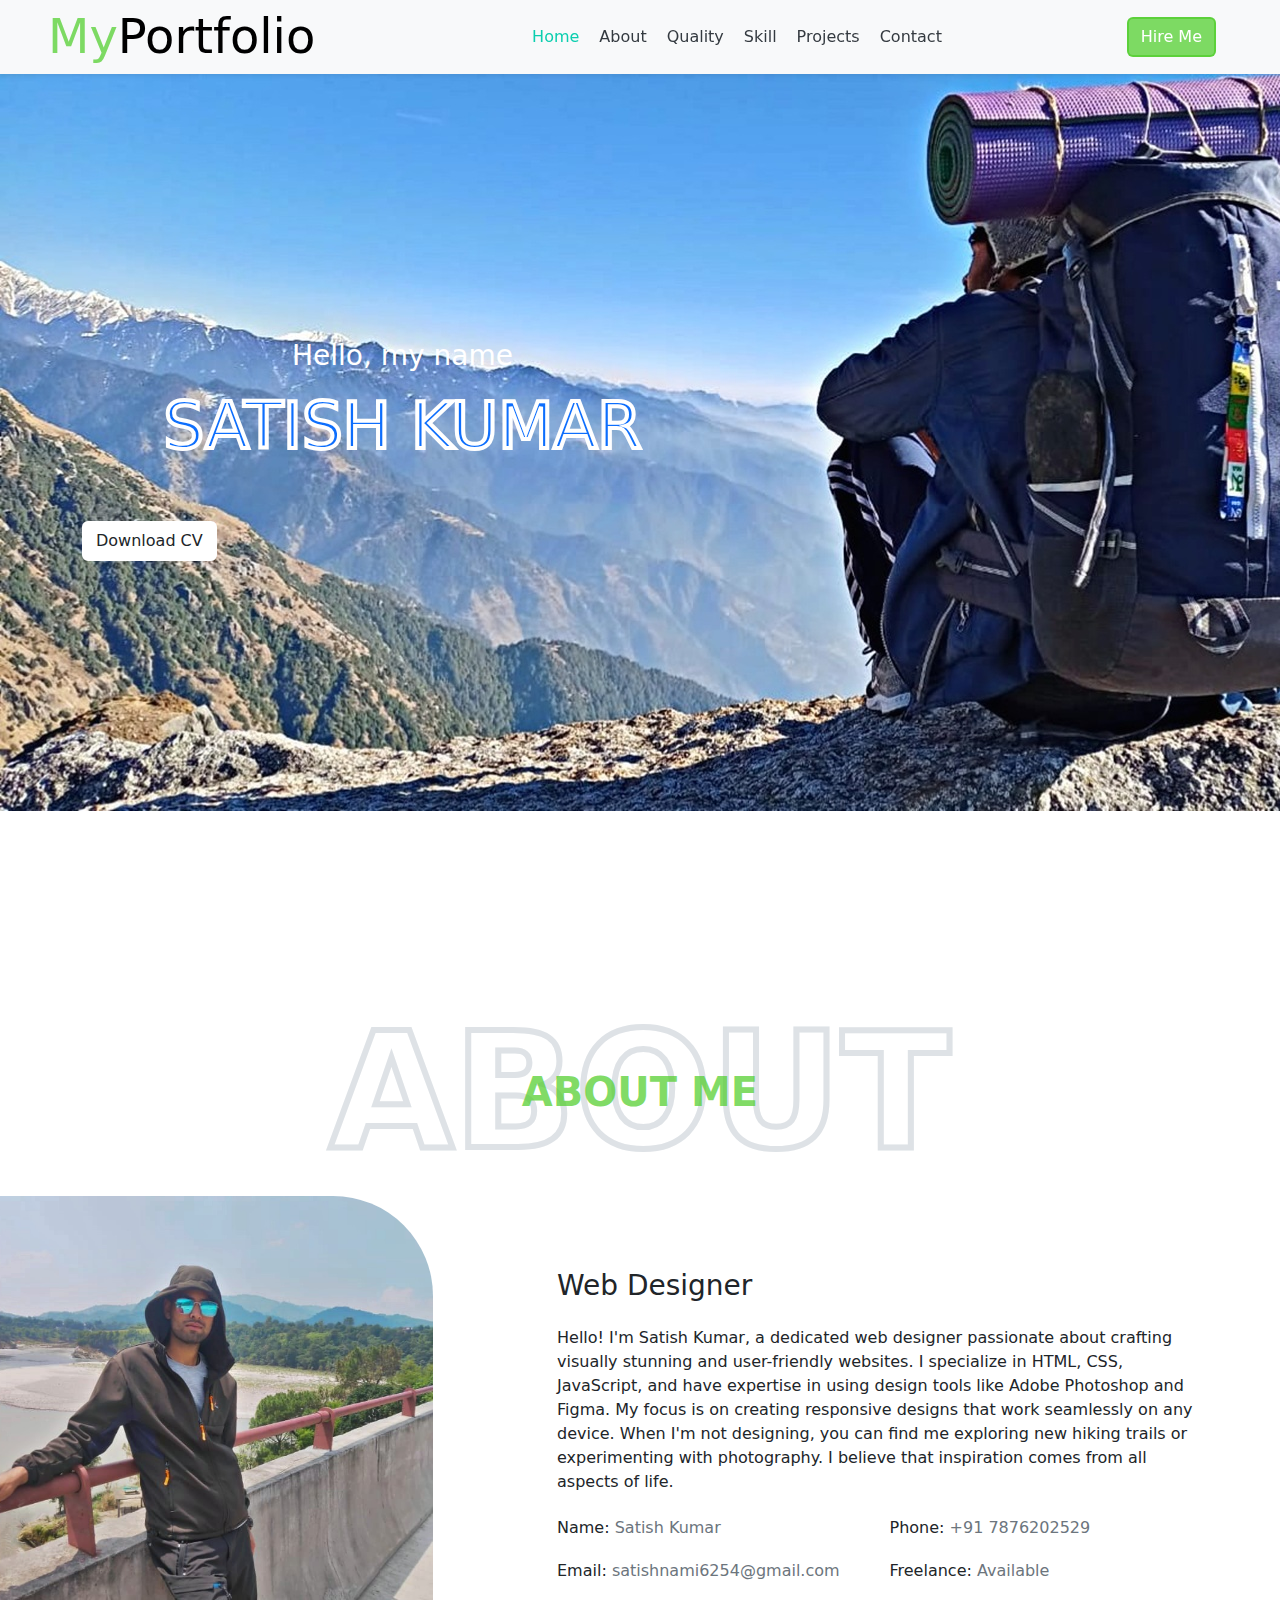
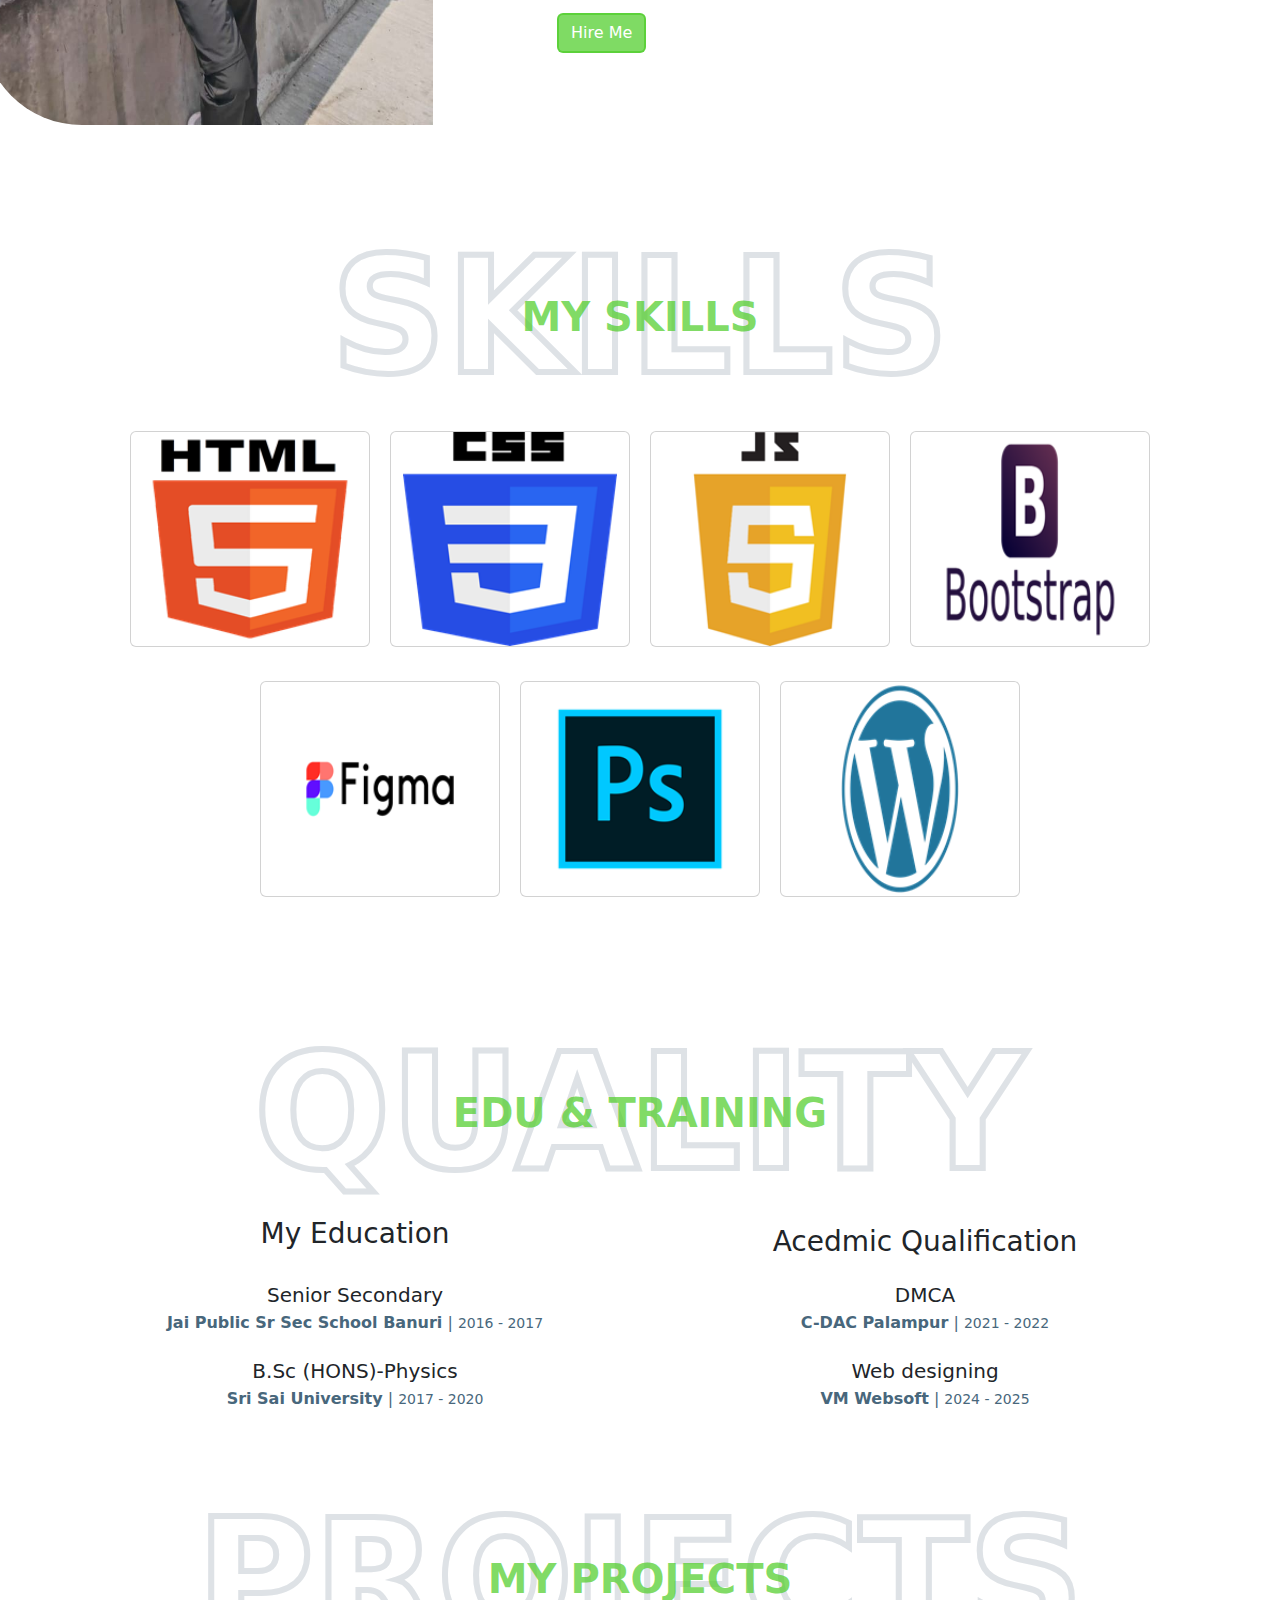
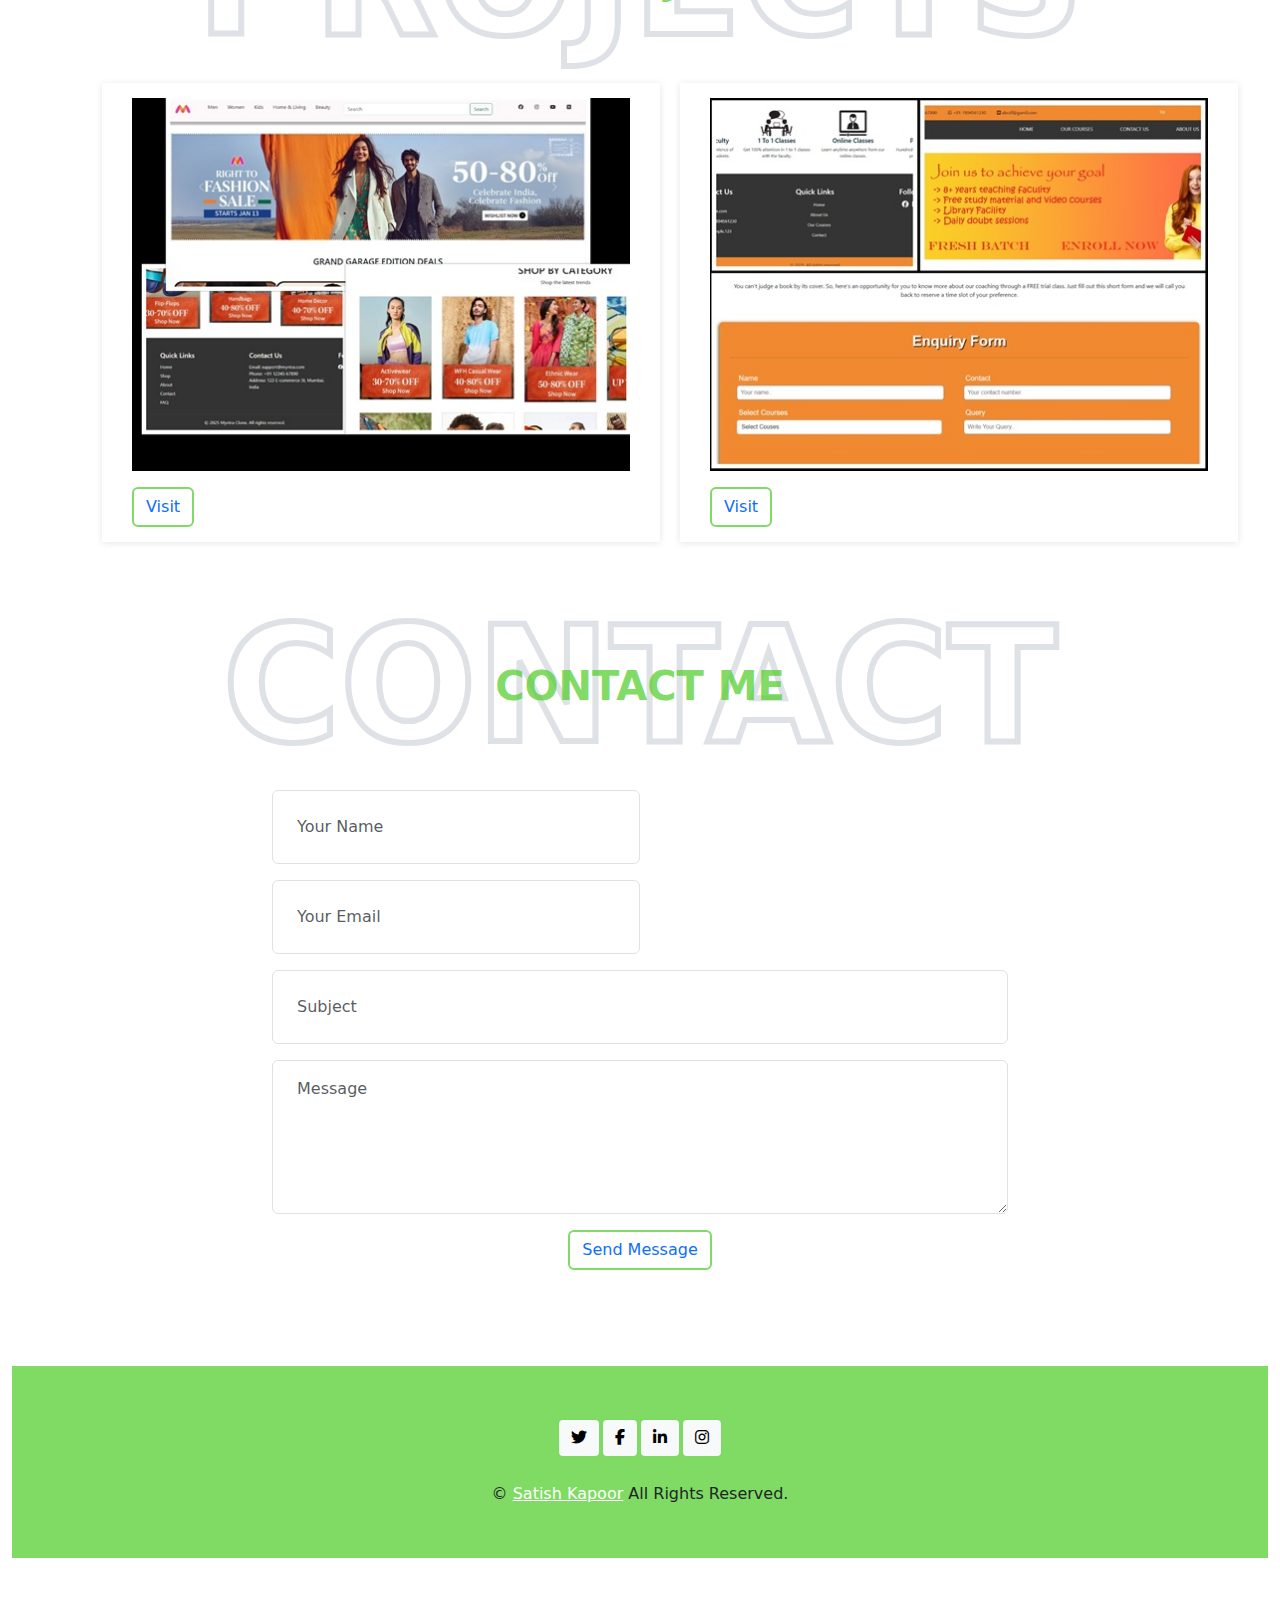
<file: index.html>
<!DOCTYPE html>
<html lang="en">

<head>
    <meta charset="UTF-8">
    <meta name="viewport" content="width=device-width, initial-scale=1.0">
    <title>MyPortfolio</title>
    <link href="https://cdn.jsdelivr.net/npm/bootstrap@5.3.3/dist/css/bootstrap.min.css" rel="stylesheet"
        integrity="sha384-QWTKZyjpPEjISv5WaRU9OFeRpok6YctnYmDr5pNlyT2bRjXh0JMhjY6hW+ALEwIH" crossorigin="anonymous">
    <link rel="stylesheet" href="style.css">
    <link rel="stylesheet" href="https://cdnjs.cloudflare.com/ajax/libs/font-awesome/6.7.2/css/all.min.css">
</head>

<body>
    <!-- Navbar Start -->
    <nav class="navbar fixed-top shadow-sm navbar-expand-lg bg-light navbar-light py-3 py-lg-0 px-lg-5">
        <a href="index.html" class="navbar-brand ml-lg-3">
            <h1 class="m-0 display-5"><span style="color: rgba(81, 206, 43, 0.733);">My</span>Portfolio</h1>
        </a>
        <button type="button" class="navbar-toggler" data-toggle="collapse" data-target="#navbarCollapse">
            <span class="navbar-toggler-icon"></span>
        </button>
        <div class="collapse navbar-collapse px-lg-3" id="navbarCollapse">
            <div class="navbar-nav m-auto py-0">
                <a href="#home" class="nav-item nav-link active">Home</a>
                <a href="#about" class="nav-item nav-link">About</a>
                <a href="#qualification" class="nav-item nav-link">Quality</a>
                <a href="#skill" class="nav-item nav-link">Skill</a>
                <a href="#projects" class="nav-item nav-link">Projects</a>
                <a href="#contact" class="nav-item nav-link">Contact</a>
            </div>
            <a href="" class="btn btn-menu d-none d-lg-block"
                style="background-color:rgba(81, 206, 43, 0.733); color: #ffffff;">Hire
                Me</a>
        </div>
    </nav>
    <!-- Navbar End -->
    <!-- Header Start -->
    <div class="header-container container-fluid d-flex align-items-center mb-5 py-5" id="home"
        style="min-height: 100vh;">
        <div class="container">
            <div class="row align-items-center">

                <div class="col-lg-7 text-center text-lg-left">
                    <h3 class="text-white font-weight-normal mb-3">Hello, my name</h3>
                    <h1 class="display-3 text-uppercase text-primary mb-2" style="-webkit-text-stroke: 4px #ffffff;">
                        Satish Kumar</h1>
                    <h1 class="typed-text-output d-inline font-weight-lighter text-white"></h1>
                    <div class="typed-text d-none">Web Designer</div>
                    <div class="d-flex align-items-center justify-content-center justify-content-lg-start pt-5">
                        <a href="CV Resume.pdf" class="btn btn-white">Download CV</a>
                    </div>
                </div>
            </div>
        </div>
    </div>
    <!-- Header End -->
    <!-- About Start -->
    <div class="container-fluid py-5" id="about">
        <div class="container">
            <div class="position-relative d-flex align-items-center justify-content-center">
                <h1 class="display-1 text-uppercase text-white">About</h1>
                <h1 class="headingh1 position-absolute text-uppercase">About Me</h1>
            </div>
            <div class="row align-items-center">
                <div class="col-lg-5 pb-4 pb-lg-0">
                    <img class="about-img img-fluid w-100" src="images/about.jpg" alt="">
                </div>
                <div class="col-lg-7">
                    <h3 class="mb-4">Web Designer</h3>
                    <p>Hello! I'm Satish Kumar, a dedicated web designer passionate about crafting visually stunning and
                        user-friendly websites.
                        I specialize in HTML, CSS, JavaScript, and have expertise in using design tools like Adobe
                        Photoshop
                        and Figma. My focus is on creating responsive designs that work seamlessly on any
                        device.
                        When I'm not designing, you can find me exploring new hiking trails or experimenting with
                        photography. I believe that inspiration comes from all aspects of life.
                    </p>
                    <div class="row mb-3">
                        <div class="col-sm-6 py-2">
                            <h6>Name: <span class="text-secondary">Satish Kumar</span></h6>
                        </div>
                        <div class="col-sm-6 py-2">
                            <h6>Phone: <span class="text-secondary">+91 7876202529</span></h6>
                        </div>
                        <div class="col-sm-6 py-2">
                            <h6>Email: <span class="text-secondary">satishnami6254@gmail.com</span></h6>
                        </div>
                        <div class="col-sm-6 py-2">
                            <h6>Freelance: <span class="text-secondary">Available</span></h6>
                        </div>
                    </div>
                    <a href="" class="btn blue btn-outline-primary mr-4">Hire Me</a>
                </div>
            </div>
        </div>
    </div>
    <!-- About End -->
    <!-- Skill Start -->
    <div class="container-fluid py-5" id="skill">
        <div class="container">
            <div class="position-relative d-flex align-items-center justify-content-center">
                <h1 class="display-1 text-uppercase text-white">Skills</h1>
                <h1 class="headingh1 position-absolute text-uppercase">My Skills</h1>
            </div>
            <div class="row align-items-center justify-content-center">
                <div class="card skill mb-4 col-sm-12 col-md-4 col-lg-6 " style="width: 15rem;">
                    <img src="images/logo_html.png" class="card-img" alt="html">
                </div>
                <div class="card skill mb-4 col-sm-12 col-md-4 col-lg-6" style="width: 15rem;">
                    <img src="images/css-3-logo.png" class="card-img" alt="css">
                </div>
                <div class="card skill mb-4 col-sm-12 col-md-4 col-lg-6" style="width: 15rem;">
                    <img src="images/js.png" class="card-img" alt="JavaScript">
                </div>
                <div class="card skill mb-4 col-sm-12 col-md-4 col-lg-6" style="width: 15rem;">
                    <img src="images/bootstrap-logo.png" class="card-img" alt="bootstrap">
                </div>
                <div class="card skill mb-4 col-sm-12 col-md-4 col-lg-6" style="width: 15rem;">
                    <img src="images/figma-logo.png" class="card-img" alt="figma">
                </div>
                <div class="card skill mb-4 col-sm-12 col-md-4 col-lg-6" style="width: 15rem;">
                    <img src="images/photoshop-logo.png" class="card-img" alt="photoshop">
                </div>
                <div class="card skill mb-4 col-sm-12 col-md-4 col-lg-6" style="width: 15rem;">
                    <img src="images/WordPress-Emblem.png" class="card-img" alt="wordpress">
                </div>
                <!-- <div class="card skill mb-4 col-sm-12 col-md-4 col-lg-6" style="width: 15rem;">
                    <img src="images/xd.png" class="card-img" alt="adobe-xd">
                </div> -->
            </div>
        </div>
    </div>
    <!-- Skill End -->
    <!-- Qualification Start -->
    <div class="container-fluid py-5" id="qualification">
        <div class="container">
            <div class="position-relative d-flex align-items-center justify-content-center">
                <h1 class="display-1 text-uppercase text-white">Quality</h1>
                <h1 class="headingh1 position-absolute text-uppercase">Edu & Training</h1>
            </div>
            <div class="row align-items-center">
                <div class="col-lg-6">
                    <h3 class="mb-4 text-center">My Education</h3>
                    <div class="border-left border-primary pt-2 pl-4 ml-2 text-center">
                        <div class="position-relative ex-me mb-4">
                            <i class="far fa- text-primary position-absolute"
                                style="top: 2px; left: -35px;  font-size: 22px;"></i>
                            <h5 class="font-weight-bold mb-1">Senior Secondary</h5>
                            <p class="mb-2" style="color: rgb(72, 103, 124);"><strong>Jai Public Sr Sec School
                                    Banuri</strong> | <small>2016 - 2017</small></p>
                        </div>
                        <div class="position-relative ex-me mb-4">
                            <i class="far fa- text-primary position-absolute"
                                style="top: 2px; left: -35px; font-size: 22px;"></i>
                            <h5 class="font-weight-bold mb-1">B.Sc (HONS)-Physics</h5>
                            <p class="mb-2" style="color: rgb(72, 103, 124);"><strong>Sri Sai University</strong> |
                                <small>2017 - 2020</small>
                            </p>
                        </div>
                    </div>
                </div>
                <div class="col-lg-6">
                    <div class="border-left border-primary pt-2 pl-4 ml-2 text-center">

                        <h3 class="mb-4 text-center">Acedmic Qualification</h3>
                        <div class="position-relative ex-me mb-4">
                            <i class="far fa- text-primary position-absolute"
                                style="top: 2px; left: -35px;  font-size: 22px;"></i>
                            <h5 class="font-weight-bold mb-1">DMCA</h5>
                            <p class="mb-2" style="color: rgb(72, 103, 124);"><strong>C-DAC Palampur</strong> |
                                <small>2021 - 2022</small>
                            </p>
                        </div>
                        <div class="position-relative ex-me mb-4">
                            <i class="far fa- text-primary position-absolute"
                                style="top: 2px; left: -35px;  font-size: 22px;"></i>
                            <h5 class="font-weight-bold mb-1">Web designing</h5>
                            <p class="mb-2" style="color: rgb(72, 103, 124);"><strong>VM Websoft</strong> | <small>2024
                                    - 2025</small></p>

                        </div>
                    </div>
                </div>
            </div>
        </div>
        <!-- Qualification End -->
        <!-- Projects Start -->
        <div class="container-fluid pt-5" id="projects">
            <div class="container">
                <div class="projects-h4 position-relative d-flex align-items-center justify-content-center">
                    <h1 class="display-1 text-uppercase text-white">Projects</h1>
                    <h1 class="headingh1 position-absolute text-uppercase">My Projects</h1>
                </div>
                <div class="project-container row">
                    <div class="d-flex">
                        <div class="project-box col-md-6 col-sm-12">
                            <img src="images/myntra-collage.jpg" alt="" class="col-md-6 col-sm-12 w-100">
                            <div>
                                <p></p>
                                <a href="Myntra clone/index.html"><button class="btn btn-outline-primary" type="link"
                                        id="openlink">Visit</button></a>
                            </div>
                        </div>
                        <div class="project-box col-md-6 col-sm-12 ">
                            <img src="images/brilliant-collage.jpg" alt="" class="col-md-6 col-sm-12 w-100">
                            <div>
                                <p></p>
                                <a href="brilliant-coaching/index.html"><button class="btn btn-outline-primary"
                                        type="link" id="openlink">Visit</button></a>
                            </div>
                        </div>
                    </div>
                </div>
            </div>
        </div>
        <!-- projects End -->
        <!-- Contact Start -->
        <div class="container-fluid py-5" id="contact">
            <div class="container">
                <div class="position-relative d-flex align-items-center justify-content-center">
                    <h1 class="display-1 text-uppercase text-white">Contact</h1>
                    <h1 class="headingh1 position-absolute text-uppercase">Contact Me</h1>
                </div>
                <div class="row justify-content-center">
                    <div class="col-lg-8">
                        <div class="contact-form text-center">
                            <div id="success"></div>
                            <form name="sentMessage" id="contactForm" novalidate="novalidate">
                                <div class="form-row">
                                    <div class="control-group col-sm-6">
                                        <input type="text" class="form-control p-4" id="name" placeholder="Your Name"
                                            required="required"
                                            data-validation-required-message="Please enter your name" />
                                        <p class="help-block text-danger"></p>
                                    </div>
                                    <div class="control-group col-sm-6">
                                        <input type="email" class="form-control p-4" id="email" placeholder="Your Email"
                                            required="required"
                                            data-validation-required-message="Please enter your email" />
                                        <p class="help-block text-danger"></p>
                                    </div>
                                </div>
                                <div class="control-group">
                                    <input type="text" class="form-control p-4" id="subject" placeholder="Subject"
                                        required="required" data-validation-required-message="Please enter a subject" />
                                    <p class="help-block text-danger"></p>
                                </div>
                                <div class="control-group">
                                    <textarea class="form-control py-3 px-4" rows="5" id="message" placeholder="Message"
                                        required="required"
                                        data-validation-required-message="Please enter your message"></textarea>
                                    <p class="help-block text-danger"></p>
                                </div>
                                <div>
                                    <button class="btn btn-outline-primary" type="submit" id="sendMessageButton">Send
                                        Message</button>
                                </div>
                            </form>
                        </div>
                    </div>
                </div>
            </div>
        </div>
        <!-- Contact End -->
        <!-- Footer Start -->
        <footer class="footer">
            <div class="ftr-container container-fluid mt-5 py-1 px-sm-1 px-md-5">
                <div class="container text-center py-5">
                    <div class="d-flex justify-content-center mb-4">
                        <a class="btn btn-light btn-social mr-2" href="https://x.com/Satish_Kapoor_"><i
                                class="fab fa-twitter"></i></a>
                        <a class="btn btn-light btn-social mr-2" href="#"><i class="fab fa-facebook-f"></i></a>
                        <a class="btn btn-light btn-social mr-2" href="#"><i class="fab fa-linkedin-in"></i></a>
                        <a class="btn btn-light btn-social" href="https://www.instagram.com/satish_nami_/#"><i
                                class="fab fa-instagram"></i></a>
                    </div>
                    <p class="m-0">&copy; <a class="text-white font-weight-bold" href="#">Satish Kapoor</a> All Rights
                        Reserved.
                    </p>
                </div>
            </div>
        </footer>
        <!-- Footer End -->
        <!-- Back to Top -->
        <a href="#" class="btn btn-outline-dark px-0 back-to-top"><i class="fa-solid fa-angles-up"></i></a>
        <link rel="JavaScript" href="pscript.js">
</body>

</html>
</file>
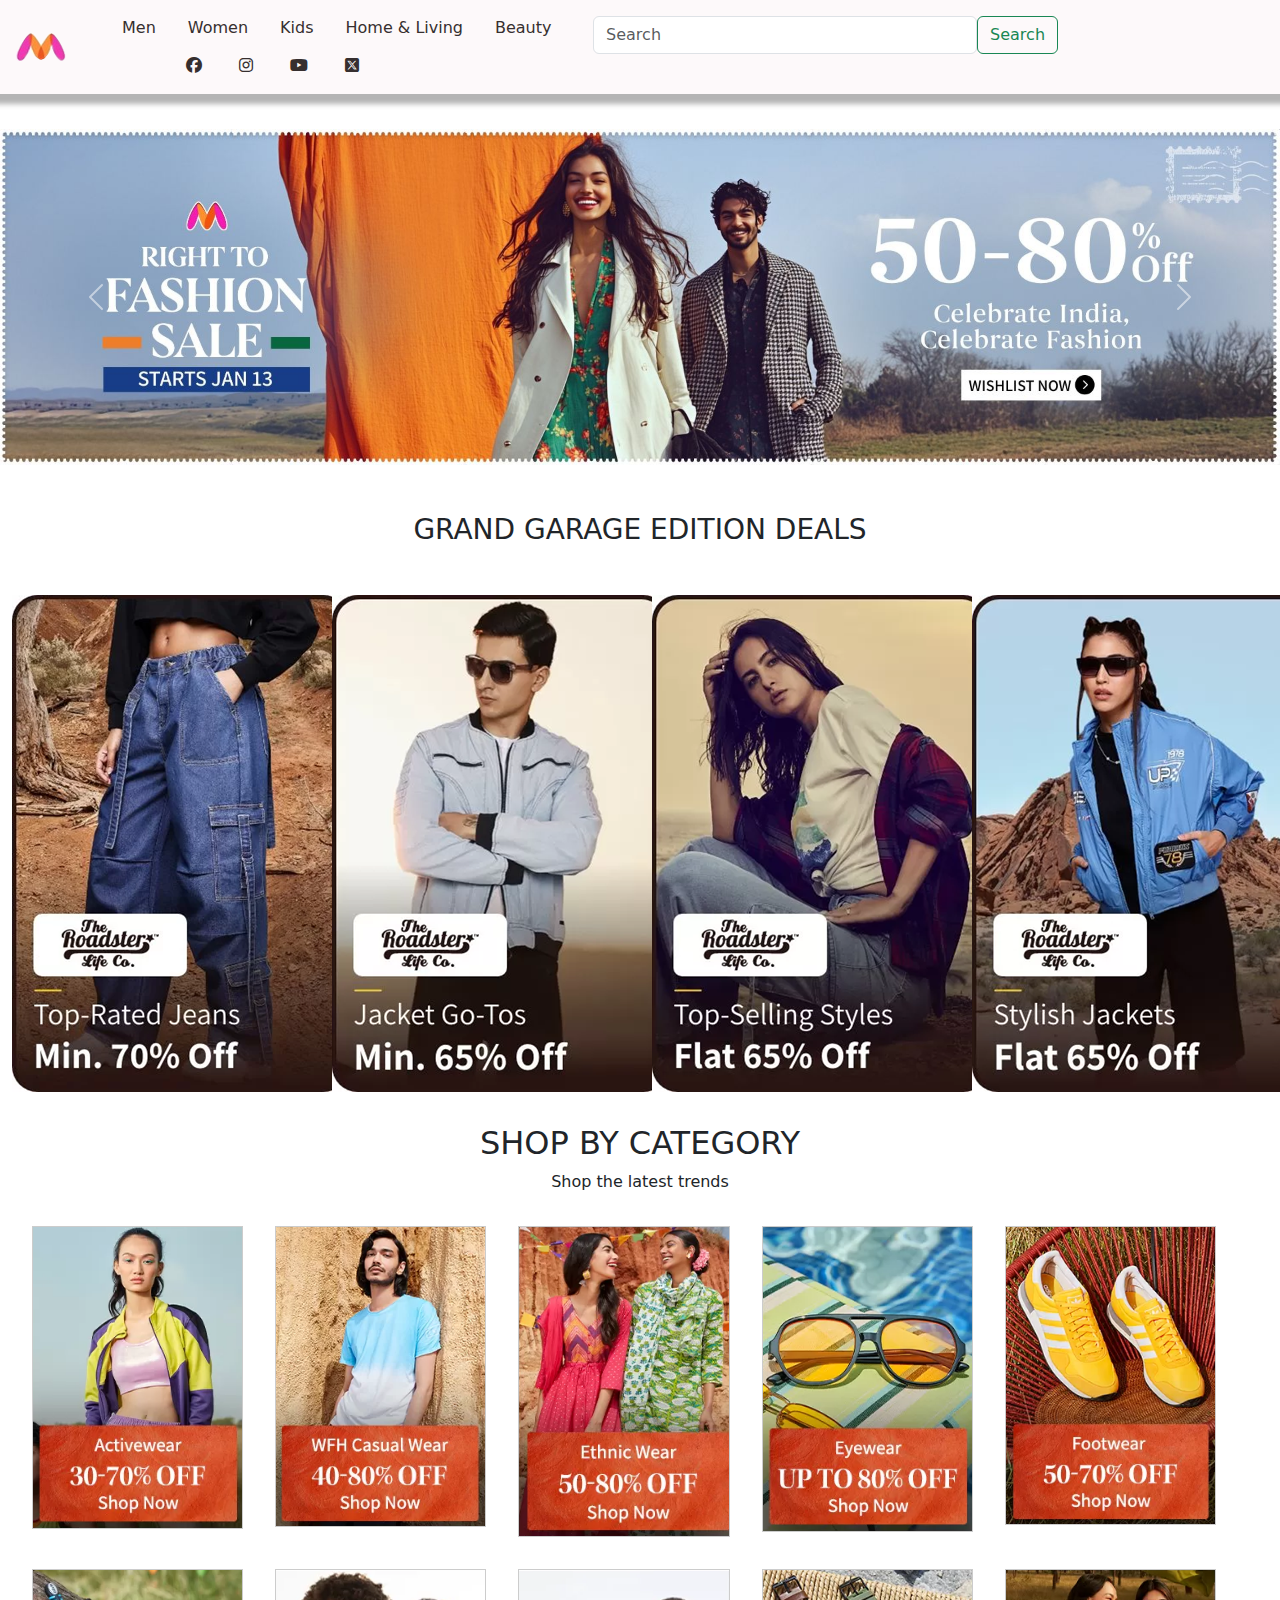
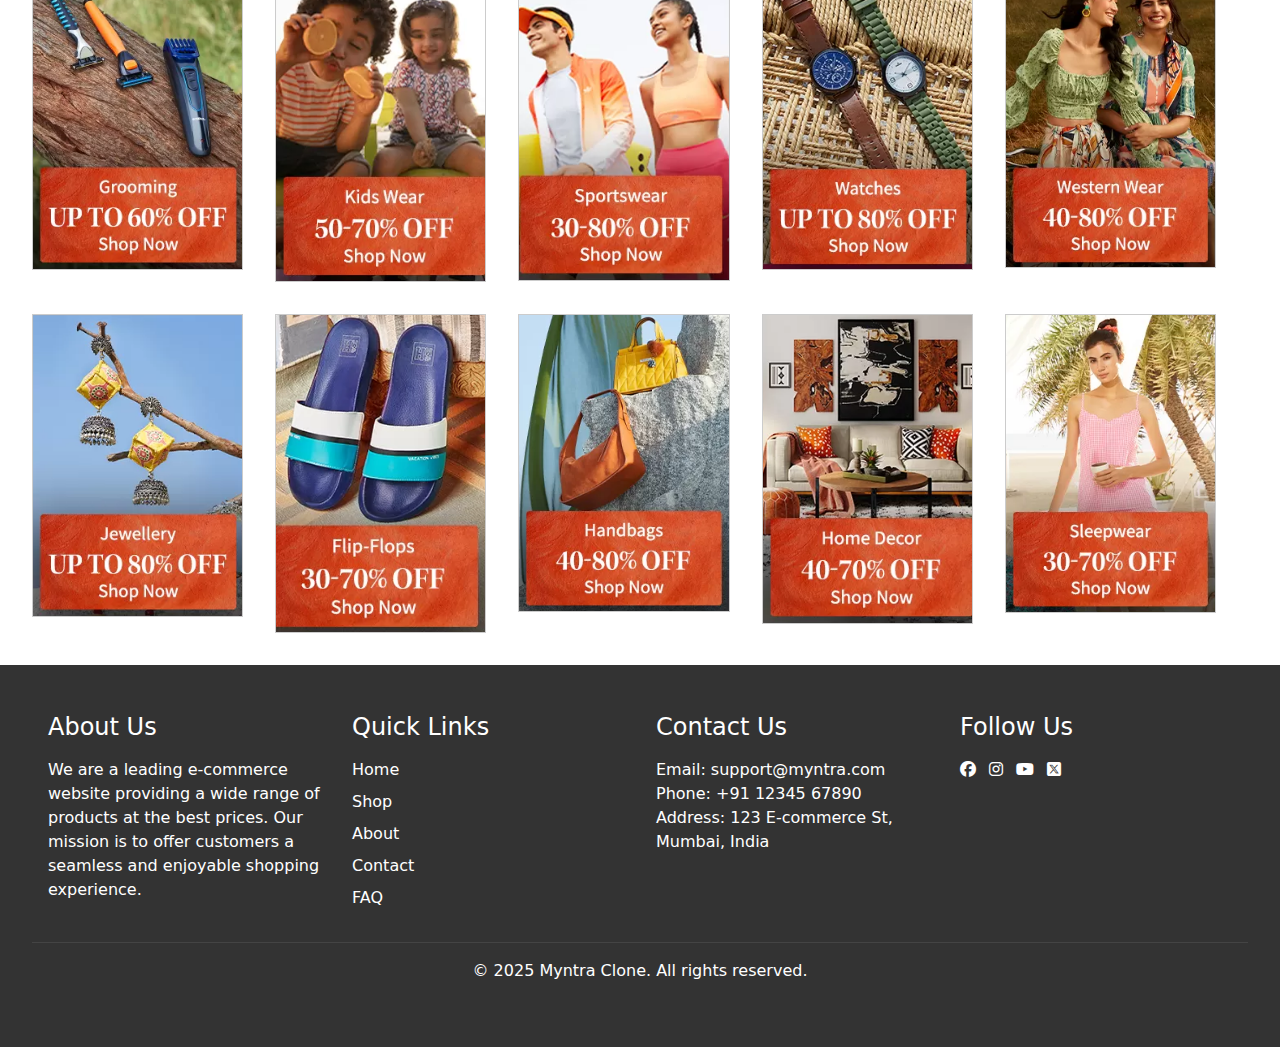
<file: Myntra clone/index.html>
<!DOCTYPE html>
<html lang="en">

<head>
    <meta charset="UTF-8">
    <meta name="viewport" content="width=device-width, initial-scale=1.0">
    <title>Myntra Clone</title>
    <link rel="stylesheet" href="style.css">
    <link rel="icon" href="images/logo.png">
    <link rel="stylesheet" href="https://cdnjs.cloudflare.com/ajax/libs/font-awesome/6.7.2/css/all.min.css"
        integrity="sha512-Evv84Mr4kqVGRNSgIGL/F/aIDqQb7xQ2vcrdIwxfjThSH8CSR7PBEakCr51Ck+w+/U6swU2Im1vVX0SVk9ABhg=="
        crossorigin="anonymous" referrerpolicy="no-referrer" />
    <link href="https://cdn.jsdelivr.net/npm/bootstrap@5.3.3/dist/css/bootstrap.min.css" rel="stylesheet"
        integrity="sha384-QWTKZyjpPEjISv5WaRU9OFeRpok6YctnYmDr5pNlyT2bRjXh0JMhjY6hW+ALEwIH" crossorigin="anonymous">
</head>

<body>
    <header class="header">
        <div class="logo"><a href="index.html"><img src="images/logo.png" alt=""></a></div>
        <nav class="nav">
            <a href="men.html">Men</a>
            <a href="#">Women</a>
            <a href="#">Kids</a>
            <a href="#">Home & Living</a>
            <a href="#">Beauty</a>
            <form class="searchbox-container d-flex" role="search">
                <input class="searchbox form-control" type="search" placeholder="Search" aria-label="Search">
                <button class="btn btn-outline-success " type="submit">Search</button>
            </form>
            <div class="social-icons-container">
                <div class="social-icons">
                    <a href="#"><i class="fa-brands fa-facebook"></i></a>
                    <a href="#"><i class="fa-brands fa-instagram"></i></a>
                    <a href="#"><i class="fa-brands fa-youtube"></i></a>
                    <a href="#"><i class="fa-brands fa-square-x-twitter"></i></a>
                </div>
            </div>
        </nav>
    </header>
    <div id="carousel" class="carousel slide" data-bs-ride="carousel">
        <div class="carousel-inner">
            <div class="carousel-item active">
                <img src="images/carouselimg1.jpg" class="d-block w-100" alt="...">
            </div>
            <div class="carousel-item ">
                <img src="images/carouselimg2.webp" class="d-block w-100" alt="...">
            </div>
            <div class="carousel-item">
                <img src="images/carouselimg3.webp" class="d-block w-100" alt="...">
            </div>
        </div>
        <button class="carousel-control-prev" type="button" data-bs-target="#carousel" data-bs-slide="prev">
            <span class="carousel-control-prev-icon" aria-hidden="true"></span>
            <span class="visually-hidden">Previous</span>
        </button>
        <button class="carousel-control-next" type="button" data-bs-target="#carousel" data-bs-slide="next">
            <span class="carousel-control-next-icon" aria-hidden="true"></span>
            <span class="visually-hidden">Next</span>
        </button>
    </div>
    <section>
        <div>
            <h3 class="ggdeals-header">
                GRAND GARAGE EDITION DEALS
            </h3>
        </div>
        <div class="ggcontainer container-fluid">
            <div>
                <div class="row ggdeals">
                    <div col-sm-12 col-md-6 col-lg-3><img src="images/jeans.png" alt=""></div>
                    <div col-sm-12 col-md-6 col-lg-3><img src="images/jacketgoto.png" alt=""></div>
                    <div col-sm-12 col-md-6 col-lg-3><img src="images/topselling.png" alt=""></div>
                    <div col-sm-12 col-md-6 col-lg-3><img src="images/stylishjacket.png" alt=""></div>
                </div>
            </div>
        </div>
    </section>
    <main class="main">
        <section class="hero">
            <h2>SHOP BY CATEGORY</h2>
            <p>Shop the latest trends</p>
        </section>
        <section class="products">
            <article class="product ">
                <a href="#"><img src="images/active-wear.png" alt="activewear"></a>


            </article>
            <article class="product ">
                <a href="#"><img src="images/casual-wear.png" alt="casualwear"></a>
            </article>
            <article class="product ">
                <a href="#"><img src="images/ethnic-wear.png" alt="ethnicwear"></a>
            </article>
            <article class="product ">
                <a href="#"><img src="images/eyewear.png" alt="eyewear"></a>


            </article>
            <article class="product">
                <a href="#"><img src="images/footwear.png" alt="footwear"></a>


            </article>
            <article class="product ">
                <a href="#"><img src="images/grooming.png" alt="grooming"></a>


            </article>

            <article class="product">
                <a href="#"><img src="images/kidswear.png" alt="kidswear"></a>


            </article>
            <article class="product">
                <a href="#"><img src="images/sportswear.png" alt="sportswear"></a>


            </article>
            <article class="product">
                <a href="#"><img src="images/watches.png" alt="watches"></a>


            </article>
            <article class="product">
                <a href="#"><img src="images/western-wear.png" alt="westernwear"></a>


            </article>
            <article class="product">
                <a href="#"><img src="images/jwellery.png" alt="jwellery"></a>


            </article>
            <article class="product">
                <a href="#"><img src="images/flipflops.png" alt="flipflops"></a>

            </article>
            <article class="product">
                <a href="#"><img src="images/handbags.png" alt="handbags"></a>


            </article>
            <article class="product">
                <a href="#"><img src="images/homedecor.png" alt="homedecor"></a>


            </article>
            <article class="product">
                <a href="#"><img src="images/sleepwear.png" alt="sleepwear"></a>

            </article>
        </section>
    </main>
    <footer>
        <div class="footer-container">
            <div class="footer-about">
                <h4>About Us</h4>
                <p>We are a leading e-commerce website providing a wide range of products at the best prices. Our
                    mission is to offer customers a seamless and enjoyable shopping experience.</p>
            </div>
            <div class="footer-links">
                <h4>Quick Links</h4>
                <ul>
                    <li><a href="#">Home</a></li>
                    <li><a href="#">Shop</a></li>
                    <li><a href="#">About</a></li>
                    <li><a href="#">Contact</a></li>
                    <li><a href="#">FAQ</a></li>
                </ul>
            </div>
            <div class="footer-contact">
                <h4>Contact Us</h4>
                <p>Email: support@myntra.com</p>
                <p>Phone: +91 12345 67890</p>
                <p>Address: 123 E-commerce St, Mumbai, India</p>
            </div>
            <div class="footer-social">
                <h4>Follow Us</h4>
                <a href="#"><i class="fa-brands fa-facebook"></i></a>
                <a href="#"><i class="fa-brands fa-instagram"></i></a>
                <a href="#"><i class="fa-brands fa-youtube"></i></a>
                <a href="#"><i class="fa-brands fa-square-x-twitter"></i></a>
            </div>
        </div>
        <div class="footer-bottom">
            <p>&copy; 2025 Myntra Clone. All rights reserved.</p>
        </div>
    </footer>
</body>

</html>
</file>
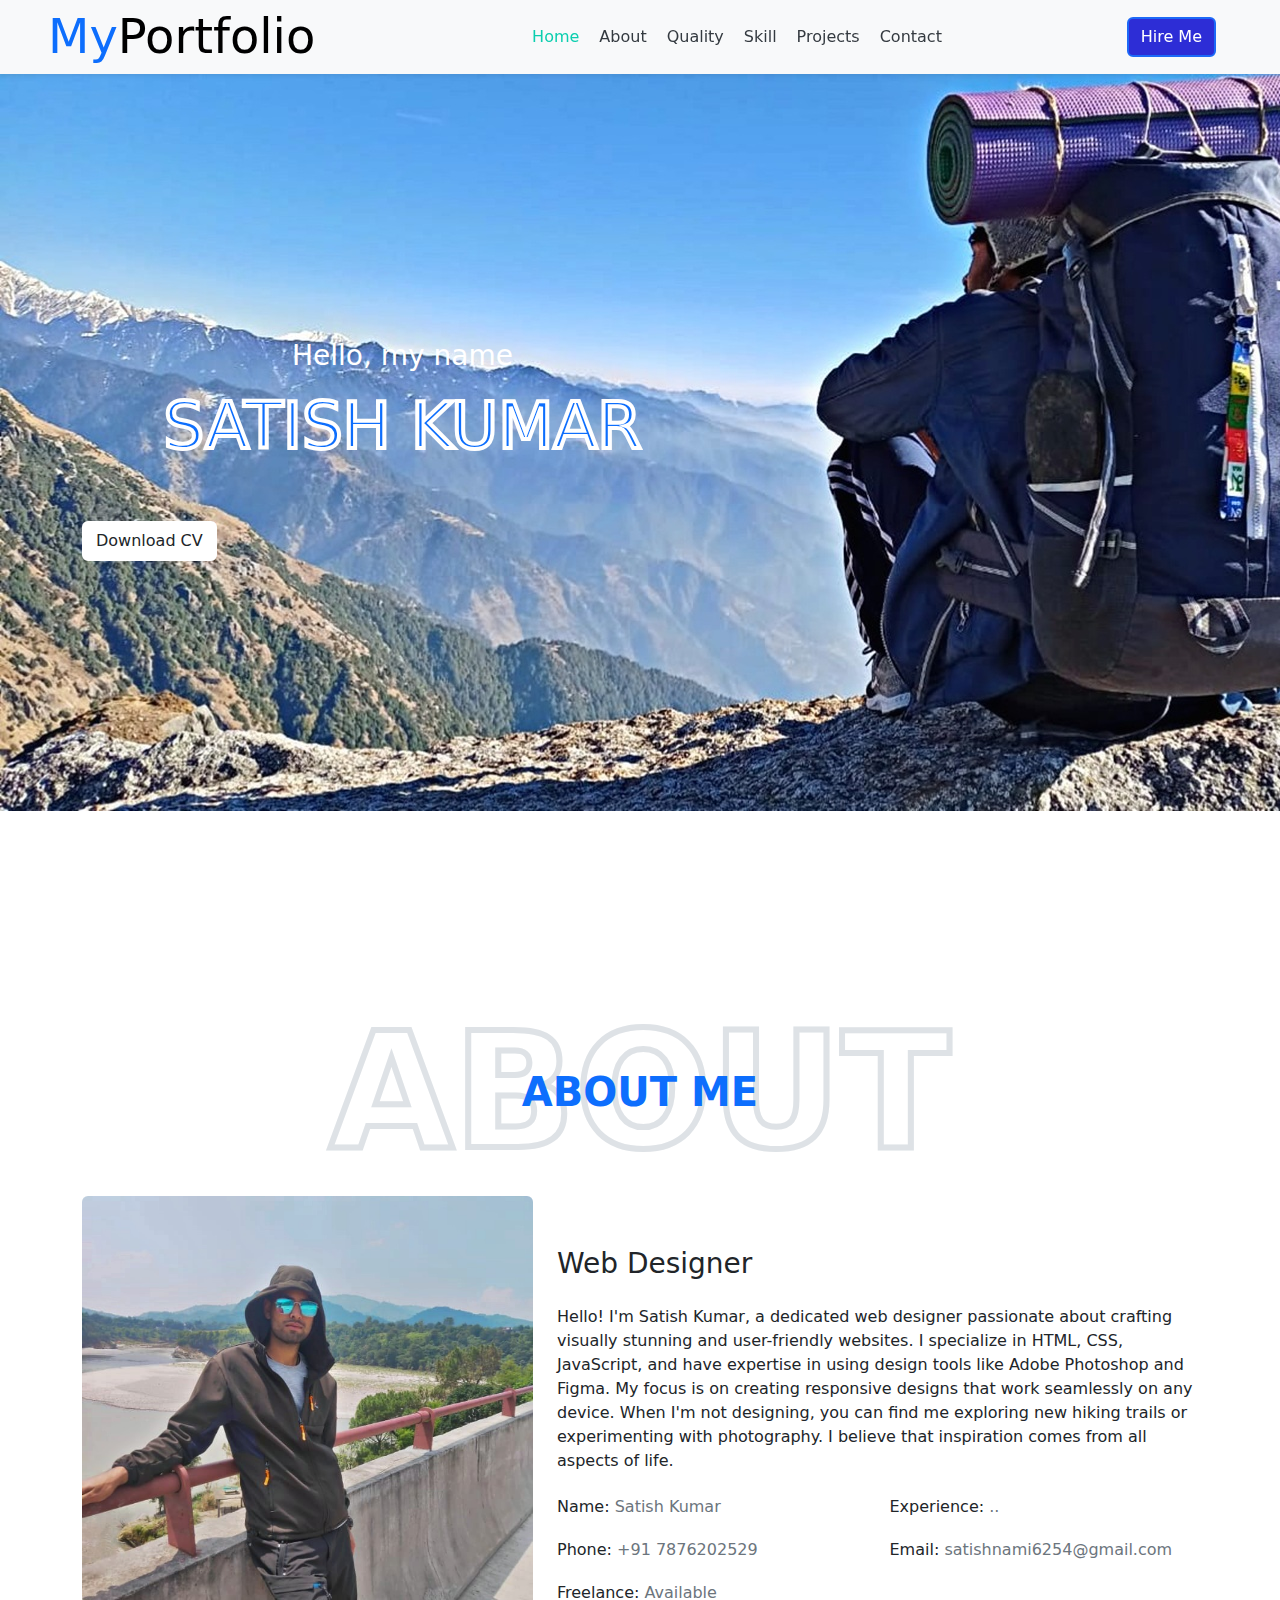
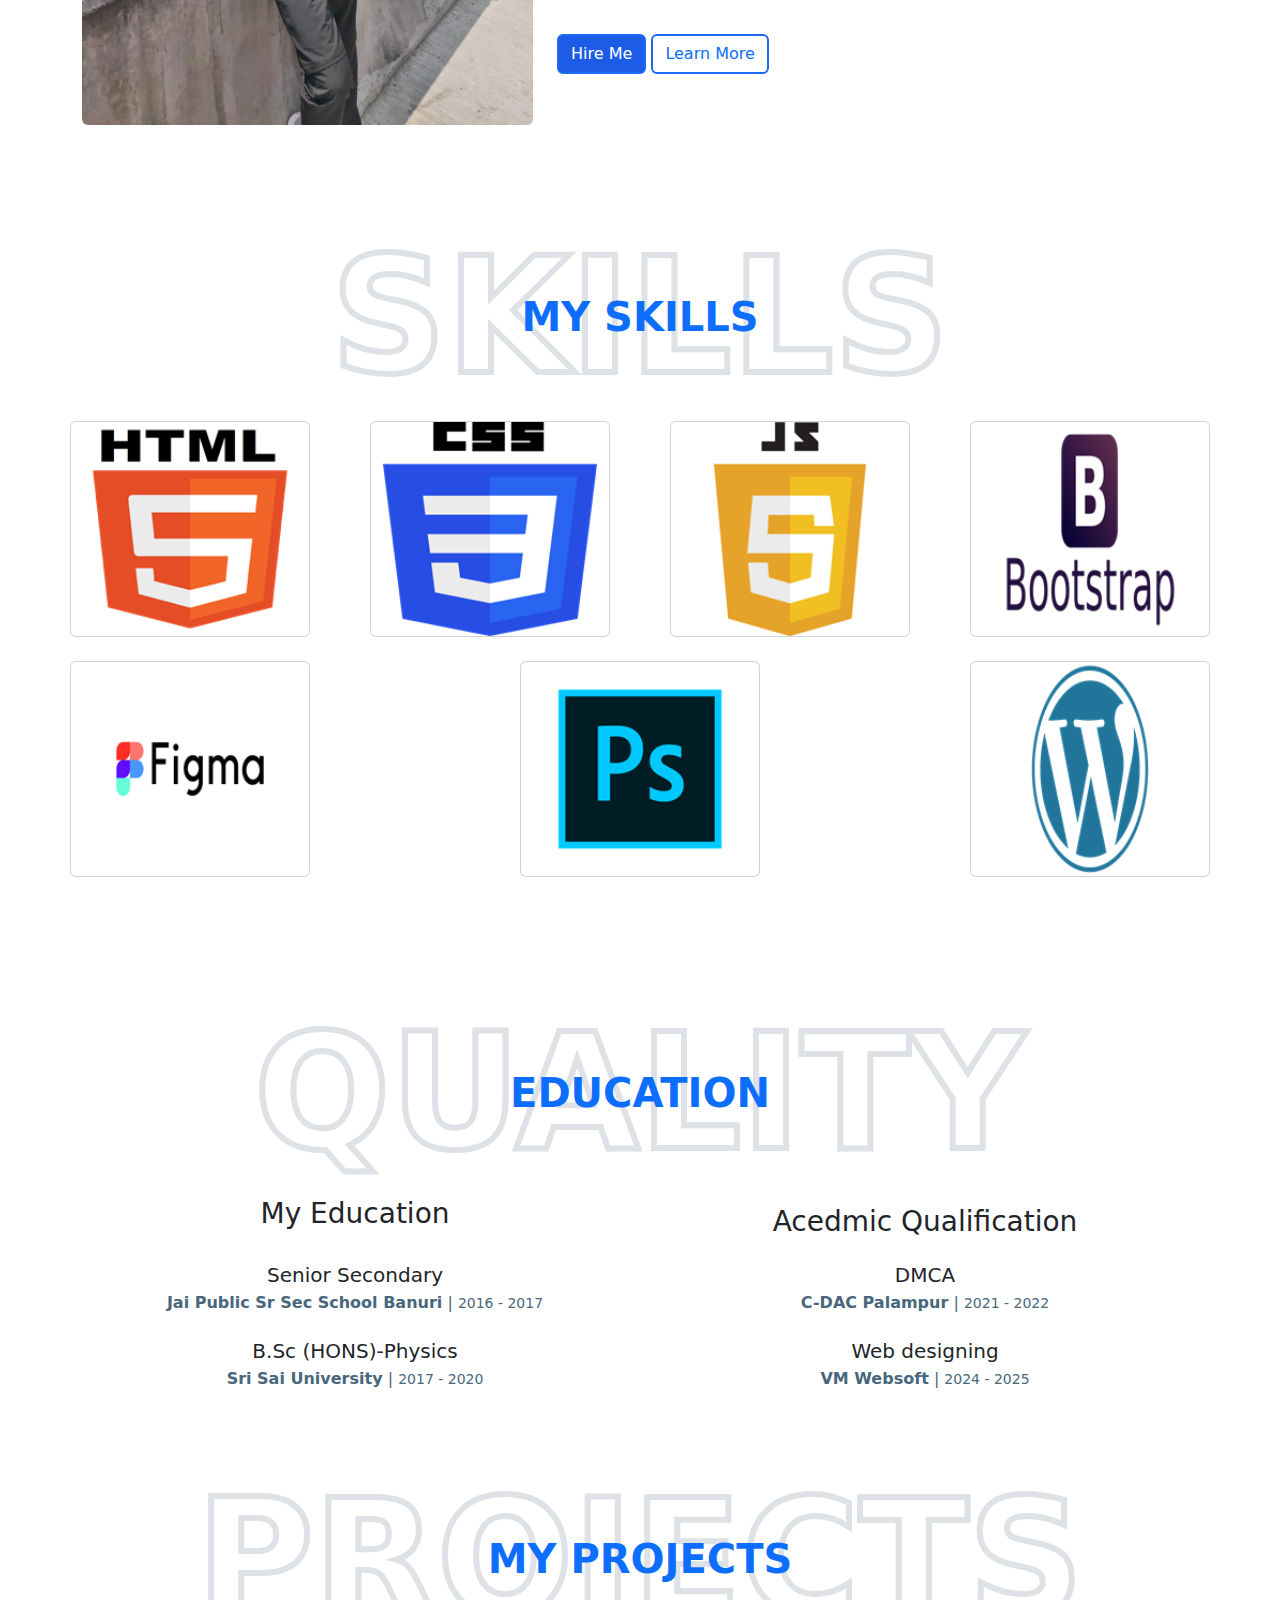
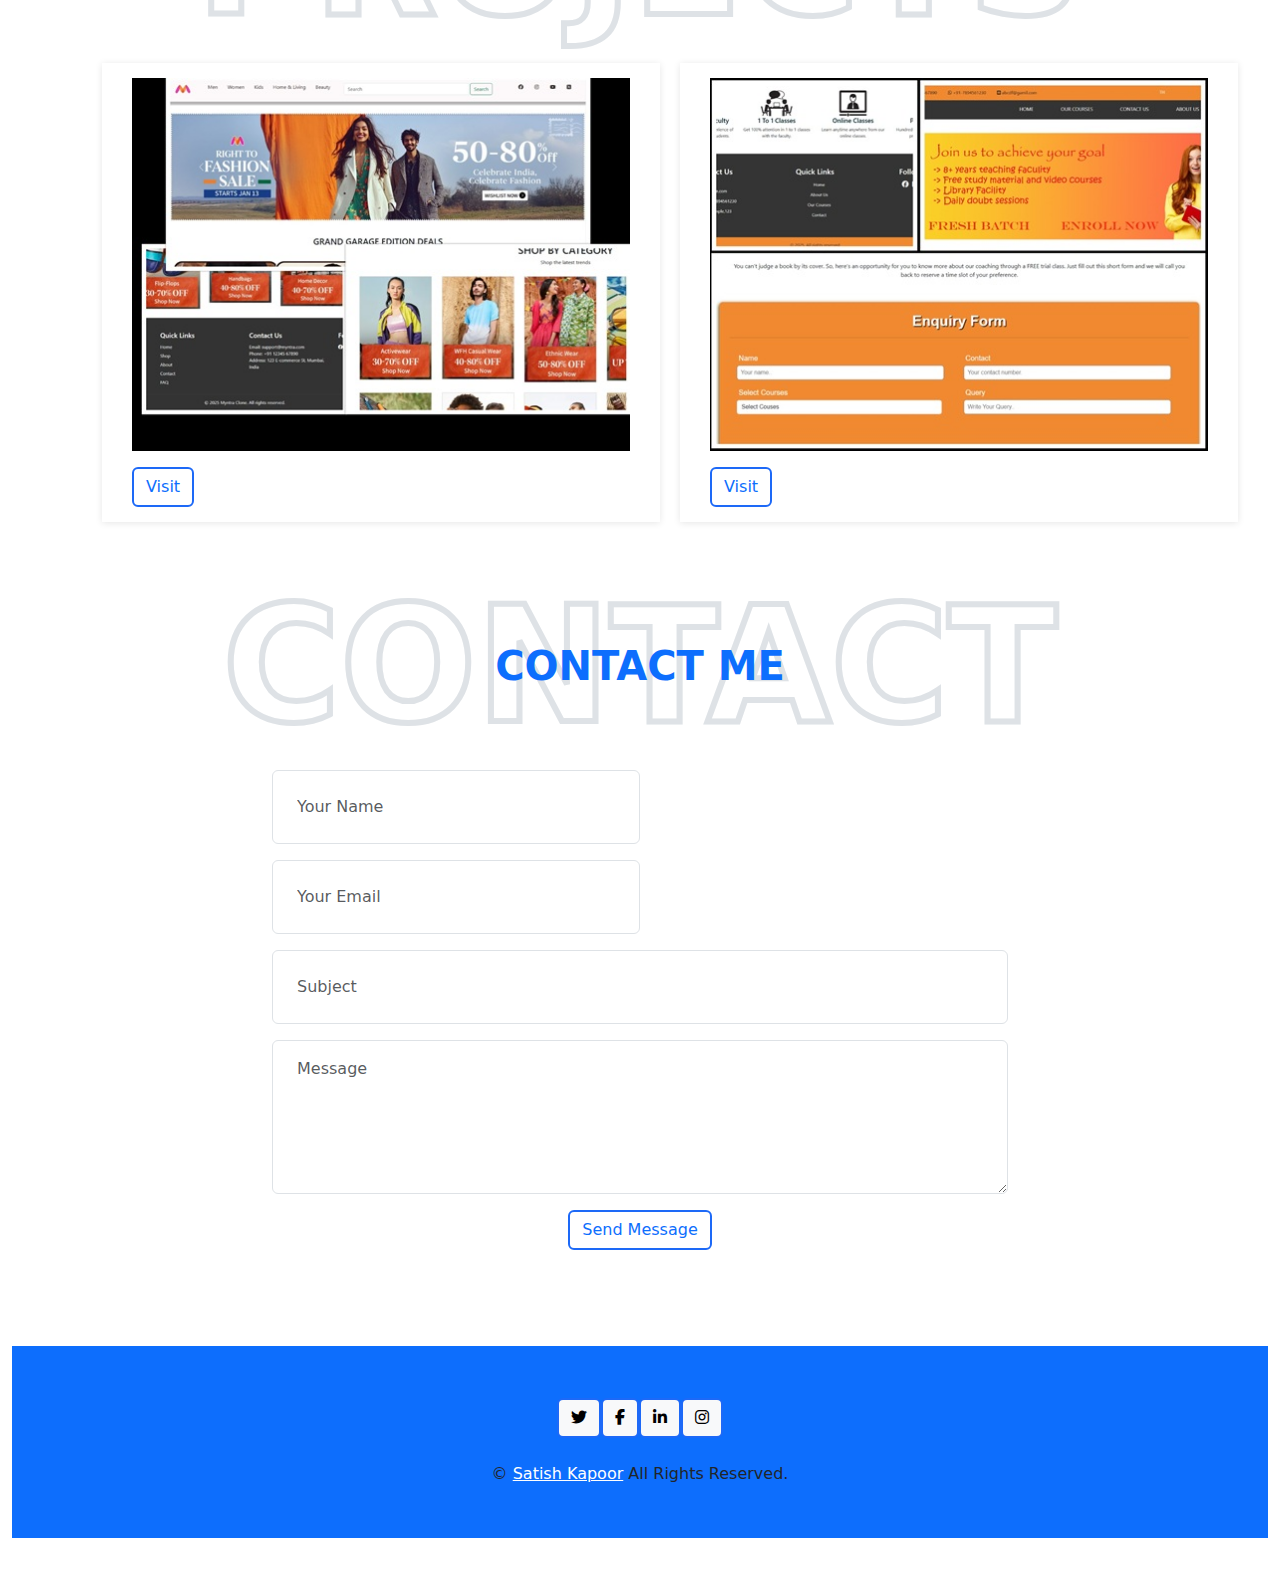
<file: portfolio/index.html>
<!DOCTYPE html>
<html lang="en">

<head>
    <meta charset="UTF-8">
    <meta name="viewport" content="width=device-width, initial-scale=1.0">
    <title>MyPortfolio</title>
    <link href="https://cdn.jsdelivr.net/npm/bootstrap@5.3.3/dist/css/bootstrap.min.css" rel="stylesheet"
        integrity="sha384-QWTKZyjpPEjISv5WaRU9OFeRpok6YctnYmDr5pNlyT2bRjXh0JMhjY6hW+ALEwIH" crossorigin="anonymous">
    <link rel="stylesheet" href="style.css">
    <link rel="stylesheet" href="https://cdnjs.cloudflare.com/ajax/libs/font-awesome/6.7.2/css/all.min.css">
</head>

<body>

    <!-- Navbar Start -->

    <nav class="navbar fixed-top shadow-sm navbar-expand-lg bg-light navbar-light py-3 py-lg-0 px-lg-5">
        <a href="index.html" class="navbar-brand ml-lg-3">
            <h1 class="m-0 display-5"><span class="text-primary">My</span>Portfolio</h1>
        </a>
        <button type="button" class="navbar-toggler" data-toggle="collapse" data-target="#navbarCollapse">
            <span class="navbar-toggler-icon"></span>
        </button>
        <div class="collapse navbar-collapse px-lg-3" id="navbarCollapse">
            <div class="navbar-nav m-auto py-0">
                <a href="#home" class="nav-item nav-link active">Home</a>
                <a href="#about" class="nav-item nav-link">About</a>
                <a href="#qualification" class="nav-item nav-link">Quality</a>
                <a href="#skill" class="nav-item nav-link">Skill</a>
                <a href="#projects" class="nav-item nav-link">Projects</a>
                <a href="#contact" class="nav-item nav-link">Contact</a>
            </div>
            <a href="" class="btn btn-menu d-none d-lg-block"
                style="background-color:rgb(45, 45, 214); color: #ffffff;">Hire
                Me</a>
        </div>
    </nav>
    <!-- Navbar End -->
    <!-- Header Start -->
    <div class="header-container container-fluid d-flex align-items-center mb-5 py-5" id="home"
        style="min-height: 100vh;">
        <div class="container">
            <div class="row align-items-center">

                <div class="col-lg-7 text-center text-lg-left">
                    <h3 class="text-white font-weight-normal mb-3">Hello, my name</h3>
                    <h1 class="display-3 text-uppercase text-primary mb-2" style="-webkit-text-stroke: 4px #ffffff;">
                        Satish Kumar</h1>
                    <h1 class="typed-text-output d-inline font-weight-lighter text-white"></h1>
                    <div class="typed-text d-none">Web Designer</div>
                    <div class="d-flex align-items-center justify-content-center justify-content-lg-start pt-5">
                        <a href="" class="btn btn-white">Download CV</a>
                    </div>
                </div>
            </div>
        </div>
    </div>
    <!-- Header End -->
    <!-- About Start -->
    <div class="container-fluid py-5" id="about">
        <div class="container">
            <div class="position-relative d-flex align-items-center justify-content-center">
                <h1 class="display-1 text-uppercase text-white">About</h1>
                <h1 class="position-absolute text-uppercase text-primary">About Me</h1>
            </div>
            <div class="row align-items-center">
                <div class="col-lg-5 pb-4 pb-lg-0">
                    <img class="img-fluid rounded w-100" src="images/about.jpg" alt="">
                </div>
                <div class="col-lg-7">
                    <h3 class="mb-4">Web Designer</h3>
                    <p>Hello! I'm Satish Kumar, a dedicated web designer passionate about crafting visually stunning and
                        user-friendly websites.
                        I specialize in HTML, CSS, JavaScript, and have expertise in using design tools like Adobe
                        Photoshop
                        and Figma. My focus is on creating responsive designs that work seamlessly on any
                        device.
                        When I'm not designing, you can find me exploring new hiking trails or experimenting with
                        photography. I believe that inspiration comes from all aspects of life.
                    </p>
                    <div class="row mb-3">
                        <div class="col-sm-6 py-2">
                            <h6>Name: <span class="text-secondary">Satish Kumar</span></h6>
                        </div>
                        <!-- <div class="col-sm-6 py-2">
                            <h6>Birthday: <span class="text-secondary">18 September 1999</span></h6>
                        </div>
                        <div class="col-sm-6 py-2">
                            <h6>Degree: <span class="text-secondary">Graduation</span></h6>
                        </div> -->
                        <div class="col-sm-6 py-2">
                            <h6>Experience: <span class="text-secondary">..</span></h6>
                        </div>
                        <div class="col-sm-6 py-2">
                            <h6>Phone: <span class="text-secondary">+91 7876202529</span></h6>
                        </div>
                        <div class="col-sm-6 py-2">
                            <h6>Email: <span class="text-secondary">satishnami6254@gmail.com</span></h6>
                        </div>
                        <!-- <div class="col-sm-6 py-2">
                            <h6>Address: <span class="text-secondary">Palampur, Himachal Pradesh In</span></h6>
                        </div> -->
                        <div class="col-sm-6 py-2">
                            <h6>Freelance: <span class="text-secondary">Available</span></h6>
                        </div>
                    </div>
                    <a href="" class="btn blue btn-outline-primary mr-4">Hire Me</a>
                    <a href="" class="btn btn-outline-primary">Learn More</a>
                </div>
            </div>
        </div>
    </div>
    <!-- About End -->

    <!-- Skill Start -->
    <div class="container-fluid py-5" id="skill">
        <div class="container">
            <div class="position-relative d-flex align-items-center justify-content-center">
                <h1 class="display-1 text-uppercase text-white">Skills</h1>
                <h1 class="position-absolute text-uppercase text-primary">My Skills</h1>
            </div>

            <div class="row align-items-center justify-content-between">
                <div class="card skill mb-4 col-sm-12 col-md-4 col-lg-6 " style="width: 15rem;">
                    <img src="images/logo_html.png" class="card-img" alt="html">
                </div>
                <div class="card skill mb-4 col-sm-12 col-md-4 col-lg-6" style="width: 15rem;">
                    <img src="images/css-3-logo.png" class="card-img" alt="css">
                </div>
                <div class="card skill mb-4 col-sm-12 col-md-4 col-lg-6" style="width: 15rem;">
                    <img src="images/js.png" class="card-img" alt="JavaScript">
                </div>
                <div class="card skill mb-4 col-sm-12 col-md-4 col-lg-6" style="width: 15rem;">
                    <img src="images/bootstrap-logo.png" class="card-img" alt="bootstrap">
                </div>
                <div class="card skill mb-4 col-sm-12 col-md-4 col-lg-6" style="width: 15rem;">
                    <img src="images/figma-logo.png" class="card-img" alt="figma">
                </div>
                <div class="card skill mb-4 col-sm-12 col-md-4 col-lg-6" style="width: 15rem;">
                    <img src="images/photoshop-logo.png" class="card-img" alt="photoshop">
                </div>
                <div class="card skill mb-4 col-sm-12 col-md-4 col-lg-6" style="width: 15rem;">
                    <img src="images/WordPress-Emblem.png" class="card-img" alt="wordpress">
                </div>
                <!-- <div class="card skill mb-4 col-sm-12 col-md-4 col-lg-6" style="width: 15rem;">
                    <img src="images/xd.png" class="card-img" alt="adobe-xd">
                </div> -->
            </div>
        </div>
    </div>
    <!-- Skill End -->

    <!-- Qualification Start -->
    <div class="container-fluid py-5" id="qualification">
        <div class="container">
            <div class="position-relative d-flex align-items-center justify-content-center">
                <h1 class="display-1 text-uppercase text-white">Quality</h1>
                <h1 class="position-absolute text-uppercase text-primary">Education</h1>
            </div>
            <div class="row align-items-center">
                <div class="col-lg-6">
                    <h3 class="mb-4 text-center">My Education</h3>
                    <div class="border-left border-primary pt-2 pl-4 ml-2 text-center">
                        <div class="position-relative ex-me mb-4">
                            <i class="far fa- text-primary position-absolute"
                                style="top: 2px; left: -35px;  font-size: 22px;"></i>
                            <h5 class="font-weight-bold mb-1">Senior Secondary</h5>
                            <p class="mb-2"  style="color: rgb(72, 103, 124);"><strong>Jai Public Sr Sec School Banuri</strong> | <small>2016 - 2017</small></p>
    
                        </div>
                        <div class="position-relative ex-me mb-4">
                            <i class="far fa- text-primary position-absolute"
                                style="top: 2px; left: -35px; font-size: 22px;"></i>
                            <h5 class="font-weight-bold mb-1">B.Sc (HONS)-Physics</h5>
                            <p class="mb-2"  style="color: rgb(72, 103, 124);"><strong>Sri Sai University</strong> | <small>2017 - 2020</small></p>
                        </div>


                    </div>
                </div>
                <div class="col-lg-6">
                    <div class="border-left border-primary pt-2 pl-4 ml-2 text-center">

                    <h3 class="mb-4 text-center">Acedmic Qualification</h3>
                    <div class="position-relative ex-me mb-4">
                        <i class="far fa- text-primary position-absolute"
                            style="top: 2px; left: -35px;  font-size: 22px;"></i>
                        <h5 class="font-weight-bold mb-1">DMCA</h5>
                        <p class="mb-2"  style="color: rgb(72, 103, 124);"><strong>C-DAC Palampur</strong> | <small>2021 - 2022</small></p>
                    </div>
                    <div class="position-relative ex-me mb-4">
                        <i class="far fa- text-primary position-absolute"
                            style="top: 2px; left: -35px;  font-size: 22px;"></i>
                        <h5 class="font-weight-bold mb-1">Web designing</h5>
                        <p class="mb-2"  style="color: rgb(72, 103, 124);"><strong>VM Websoft</strong> | <small>2024 - 2025</small></p>

                    </div>
                </div>
            </div>
        </div>
    </div>
    <!-- Qualification End -->
    <!-- Projects Start -->
    <div class="container-fluid pt-5" id="projects">
        <div class="container">
            <div class="projects-h4 position-relative d-flex align-items-center justify-content-center">
                <h1 class="display-1 text-uppercase text-white">Projects</h1>
                <h1 class="position-absolute text-uppercase text-primary">My Projects</h1>
            </div>
            <div class="project-container row">
                <div class="d-flex">
                    <div class="project-box col-md-6 col-sm-12">
                        <img src="images/myntra-collage.jpg" alt="" class="col-md-6 col-sm-12 w-100">
                        <div>
                            <p></p>
                            <a href="Myntra clone/index.html"><button class="btn btn-outline-primary" type="link"
                                    id="openlink">Visit</button></a>
                        </div>
                    </div>

                    <div class="project-box col-md-6 col-sm-12 ">
                        <img src="images/brilliant-collage.jpg" alt="" class="col-md-6 col-sm-12 w-100">
                        <div>
                            <p></p>
                            <a href="brilliant-coaching/index.html"><button class="btn btn-outline-primary" type="link"
                                    id="openlink">Visit</button></a>
                        </div>
                    </div>
                </div>
            </div>
        </div>
    </div>
    <!-- projects End -->


    <!-- Contact Start -->
    <div class="container-fluid py-5" id="contact">
        <div class="container">
            <div class="position-relative d-flex align-items-center justify-content-center">
                <h1 class="display-1 text-uppercase text-white">Contact</h1>
                <h1 class="position-absolute text-uppercase text-primary">Contact Me</h1>
            </div>
            <div class="row justify-content-center">
                <div class="col-lg-8">
                    <div class="contact-form text-center">
                        <div id="success"></div>
                        <form name="sentMessage" id="contactForm" novalidate="novalidate">
                            <div class="form-row">
                                <div class="control-group col-sm-6">
                                    <input type="text" class="form-control p-4" id="name" placeholder="Your Name"
                                        required="required" data-validation-required-message="Please enter your name" />
                                    <p class="help-block text-danger"></p>
                                </div>
                                <div class="control-group col-sm-6">
                                    <input type="email" class="form-control p-4" id="email" placeholder="Your Email"
                                        required="required"
                                        data-validation-required-message="Please enter your email" />
                                    <p class="help-block text-danger"></p>
                                </div>
                            </div>
                            <div class="control-group">
                                <input type="text" class="form-control p-4" id="subject" placeholder="Subject"
                                    required="required" data-validation-required-message="Please enter a subject" />
                                <p class="help-block text-danger"></p>
                            </div>
                            <div class="control-group">
                                <textarea class="form-control py-3 px-4" rows="5" id="message" placeholder="Message"
                                    required="required"
                                    data-validation-required-message="Please enter your message"></textarea>
                                <p class="help-block text-danger"></p>
                            </div>
                            <div>
                                <button class="btn btn-outline-primary" type="submit" id="sendMessageButton">Send
                                    Message</button>
                            </div>
                        </form>
                    </div>
                </div>
            </div>
        </div>
    </div>
    <!-- Contact End -->
    <!-- Footer Start -->
    <footer class="footer">
        <div class="container-fluid bg-primary mt-5 py-1 px-sm-1 px-md-5">
            <div class="container text-center py-5">
                <div class="d-flex justify-content-center mb-4">
                    <a class="btn btn-light btn-social mr-2" href="https://x.com/Satish_Kapoor_"><i class="fab fa-twitter"></i></a>
                    <a class="btn btn-light btn-social mr-2" href="#"><i class="fab fa-facebook-f"></i></a>
                    <a class="btn btn-light btn-social mr-2" href="#"><i class="fab fa-linkedin-in"></i></a>
                    <a class="btn btn-light btn-social" href="https://www.instagram.com/satish_nami_/#"><i class="fab fa-instagram"></i></a>
                </div>
                <p class="m-0">&copy; <a class="text-white font-weight-bold" href="#">Satish Kapoor</a> All Rights
                    Reserved.
                </p>
            </div>
        </div>
    </footer>
    <!-- Footer End -->
    <!-- Back to Top -->
    <a href="#" class="btn btn-outline-dark px-0 back-to-top"><i class="fa-solid fa-angles-up"></i></a>
    <link rel="JavaScript" href="pscript.js">
</body>

</html>
</file>
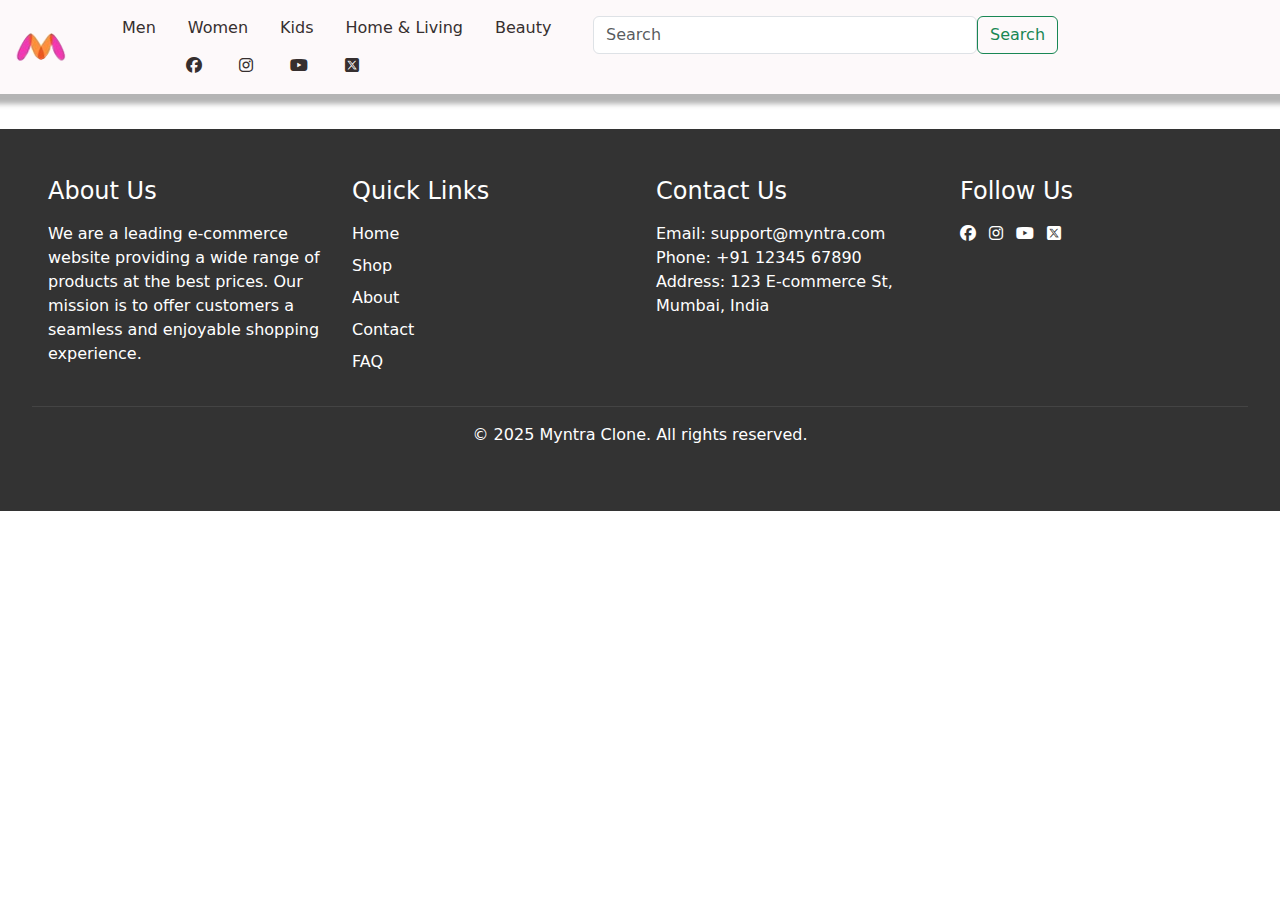
<file: Myntra clone/men.html>
<!DOCTYPE html>
<html lang="en">

<head>
    <meta charset="UTF-8">
    <meta name="viewport" content="width=device-width, initial-scale=1.0">
    <title>Myntra Clone</title>
    <link rel="stylesheet" href="style.css">
    <link rel="icon" href="images/logo.png">
    <link rel="stylesheet" href="https://cdnjs.cloudflare.com/ajax/libs/font-awesome/6.7.2/css/all.min.css"
        integrity="sha512-Evv84Mr4kqVGRNSgIGL/F/aIDqQb7xQ2vcrdIwxfjThSH8CSR7PBEakCr51Ck+w+/U6swU2Im1vVX0SVk9ABhg=="
        crossorigin="anonymous" referrerpolicy="no-referrer" />
    <link href="https://cdn.jsdelivr.net/npm/bootstrap@5.3.3/dist/css/bootstrap.min.css" rel="stylesheet"
        integrity="sha384-QWTKZyjpPEjISv5WaRU9OFeRpok6YctnYmDr5pNlyT2bRjXh0JMhjY6hW+ALEwIH" crossorigin="anonymous">
</head>

<body>
    <header class="header">
        <div class="logo"><a href="index.html"><img src="images/logo.png" alt=""></a></div>
        <nav class="nav">
            <a href="#">Men</a>
            <a href="#">Women</a>
            <a href="#">Kids</a>
            <a href="#">Home & Living</a>
            <a href="#">Beauty</a>
            <form class="searchbox-container d-flex" role="search">
                <input class="searchbox form-control" type="search" placeholder="Search" aria-label="Search">
                <button class="btn btn-outline-success " type="submit">Search</button>
            </form>
            <div class="social-icons-container">
                <div class="social-icons">
                    <a href="#"><i class="fa-brands fa-facebook"></i></a>
                    <a href="#"><i class="fa-brands fa-instagram"></i></a>
                    <a href="#"><i class="fa-brands fa-youtube"></i></a>
                    <a href="#"><i class="fa-brands fa-square-x-twitter"></i></a>
                </div>
            </div>
        </nav>
    </header>



    <footer>
        <div class="footer-container">
            <div class="footer-about">
                <h4>About Us</h4>
                <p>We are a leading e-commerce website providing a wide range of products at the best prices. Our
                    mission is to offer customers a seamless and enjoyable shopping experience.</p>
            </div>
            <div class="footer-links">
                <h4>Quick Links</h4>
                <ul>
                    <li><a href="#">Home</a></li>
                    <li><a href="#">Shop</a></li>
                    <li><a href="#">About</a></li>
                    <li><a href="#">Contact</a></li>
                    <li><a href="#">FAQ</a></li>
                </ul>
            </div>
            <div class="footer-contact">
                <h4>Contact Us</h4>
                <p>Email: support@myntra.com</p>
                <p>Phone: +91 12345 67890</p>
                <p>Address: 123 E-commerce St, Mumbai, India</p>
            </div>
            <div class="footer-social">
                <h4>Follow Us</h4>
                <a href="#"><i class="fa-brands fa-facebook"></i></a>
                <a href="#"><i class="fa-brands fa-instagram"></i></a>
                <a href="#"><i class="fa-brands fa-youtube"></i></a>
                <a href="#"><i class="fa-brands fa-square-x-twitter"></i></a>
            </div>
        </div>
        <div class="footer-bottom">
            <p>&copy; 2025 Myntra Clone. All rights reserved.</p>
        </div>
    </footer>
</body>

</html>
</file>
<file: style.css>
/* ================ Navigation Menu ====================*/

.navbar-light .navbar-nav .nav-link {
  padding: 25px 10px;
  color: #343a40;
  font-weight: 500;
  outline: none;
}

.navbar-light .navbar-nav .nav-link:hover,
.navbar-light .navbar-nav .nav-link.active {
  color: #0BCEAF;
}

@media (max-width: 991.98px) {
  .navbar-light .navbar-nav .nav-link {
    padding: 10px 0;
  }
}

.headingh1{
  color: rgba(81, 206, 43, 0.733);
}
/*===================== Head section ======================*/

.header-container {
  background: url(images/bgimg.jpg);
  background-repeat: no-repeat;
}

@media(max-width:768px) {
  .header-container {
    background: url(images/bgimg700px.jpg);
  background-repeat: no-repeat;
  }

}

@media(max-width:425px) {
  .header-container {
    background: rgba(81, 206, 43, 0.733);
    background-repeat: no-repeat;
    border-bottom-right-radius: 215px;
  }
}
/*===================== about section ======================*/

.about-img {
  margin-left: -100px;
  right: -60px;
}

.about-img {
  border-top-right-radius: 100px;
  border-bottom-left-radius: 100px;
}

.display-1 {
  font-size: 160px;
  font-weight: 1000;
  -webkit-text-stroke: 1px #dee2e6;
}

.position-absolute {
  font-weight: 700;

}

.typed-cursor {
  font-size: 45px;
  color: #ffffff;
}

.blue {
  background-color: rgba(81, 206, 43, 0.733);
  color: #ffffff;
}

.btn {
  border: 2px solid rgba(81, 206, 43, 0.733);
}

.btn-white {
  background-color: #ffffff;
  border: 2px solid #ffffff;
}

.btn-blue {
  border: 2.4px solid #ffffff;
  color: #ffffff;
}

@media (max-width: 700px) {
  .about-img {
    margin-left: 20px;
    right: 0px;
    top: 30px;
  }
}

@media (max-width: 375px) {
  .display-1 {
    font-size: 75px;
  }
}
@media (max-width: 425px) {
  .display-1 {
    font-size: 80px;
  }
}
@media (max-width: 425px) {
  .display-1 {
    font-size: 80px;
  }
}
/* =================== skill Section ==================*/
.card{
  margin: 10px;
}
.card:hover{
  box-shadow: 0px 1px 13px rgba(27, 27, 27, 0.705);
}

/* =================== project Section ==================*/

.project-icon {
  width: 60px;
  height: 60px;
  display: flex;
  align-items: center;
  justify-content: center;
  border-radius: 60px;
}

.project-box {
  box-shadow: 0px 1px 7px rgba(0, 0, 0, 0.1);
  margin-left: 20px;
  padding: 15px;
  padding-left: 30px;
  padding-right: 30px;
}

.project-box:hover {
  box-shadow: 0px 1px 13px rgba(27, 27, 27, 0.705);

}

@media (max-width: 700px) {
  .project-container div {
    flex-direction: column;
  }
}

/* ========================== Contact Us ========================*/

.contact-form .help-block ul {
  margin: 0;
  padding: 0;
  list-style-type: none;
}

.ftr-container{
  background-color:rgba(81, 206, 43, 0.733);
}
/*====================== Back to buttom ==================*/

.back-to-top {
  position: fixed;
  display: none;
  width: 30px;
  text-align: center;
  right: 30px;
  bottom: 30px;
  z-index: 11;
  animation: action 1s infinite alternate;
}

@keyframes action {
  0% {
    transform: translateY(0);
  }

  100% {
    transform: translateY(-15px);
  }
}
</file>
<file: Myntra clone/style.css>
body {
    font-family: Arial, sans-serif;
    margin: 0;
    padding: 0;
    box-sizing: border-box;
}

.header {
    background-color: #fdf9fa;
    color: rgb(48, 43, 43);
    padding: 1rem;
    display: flex;
    align-items: center;
    margin-bottom: 35px;
    box-shadow: 0px 0px 5px 10px rgb(180, 180, 180);
}

.nav {
    margin-left: 40px;
}

.nav a {
    color: rgb(54, 47, 47);
    margin: 0 1rem;
    text-decoration: none;

}

.nav a:hover {
    color: rgb(243, 148, 211);
    
}

.searchbox-container {
    margin-left: 2vw;
}

.searchbox {
    width: 30vw !important;
}

.social-icons {
    margin-left: 5vw;
    text-align: center;
}

.ggdeals-header {
    text-align: center;
    margin: 3rem;
}

.ggdeals {
    display: flex;
}

.ggdeals div {
    width: calc(25%);

}

.main {
    padding: 2rem;
}

.hero {
    text-align: center;
    margin-bottom: 2rem;
}

.products {
    display: flex;
    flex-wrap: wrap;
    gap: 2rem;
}

.product {
    border: 1px solid #ccc;
    text-align: center;
    width: calc(20% - 2rem);
    height: fit-content;
}

.product img {
    max-width: 100%;
    height: auto;
}

footer {
    background-color: #333;
    color: white;
    padding: 2rem;
}

.footer-container {
    display: flex;
    justify-content: space-between;
    flex-wrap: wrap;
}

.footer-container div {
    flex: 1;
    margin: 1rem;
}

.footer-container h4 {
    margin-bottom: 1rem;
}

.footer-container p {
    margin: 0;
}

.footer-links ul {
    list-style: none;
    padding: 0;
}

.footer-links ul li {
    margin-bottom: 0.5rem;
}

.footer-links ul li a {
    color: white;
    text-decoration: none;
}

.footer-social a {
    display: inline-block;
    margin-right: 0.5rem;
    color: white;

}

.footer-bottom {
    text-align: center;
    padding: 1rem 0;
    border-top: 1px solid #444;
}


/* media query */
@media (max-width:450px) {
    .product {
        width: calc(50% - 2rem);
        height: fit-content;
    }
    .ggdeals{
        flex-direction: column;
    }
    
}
</file>
<file: portfolio/style.css>
/* ================ Navigation Menu ====================*/


.navbar-light {
  display: ;
}

.navbar-light .navbar-nav .nav-link {
  padding: 25px 10px;
  color: #343a40;
  font-weight: 500;
  outline: none;
}

.navbar-light .navbar-nav .nav-link:hover,
.navbar-light .navbar-nav .nav-link.active {
  color: #0BCEAF;
}

@media (max-width: 991.98px) {
  .navbar-light .navbar-nav .nav-link {
    padding: 10px 0;
  }
}
/*===================== Head section ======================*/

.header-container {
  background: url(images/bgimg.jpg);
  background-repeat: no-repeat;
}

@media(max-width:700px){
  .header-container{
   background-clip: border-box;
  }
}
/*===================== about section ======================*/

.about-img {
  margin-left: -100px;
  right: -60px;
}

.display-1 {
  font-size: 160px;
  font-weight: 1000;
  -webkit-text-stroke: 1px #dee2e6;
}

.position-absolute {
  font-weight: 700;

}

.typed-cursor {
  font-size: 45px;
  color: #ffffff;
}

.blue {
  background-color: #1c5ce6;
  color: #ffffff;
}

.btn {
  border: 2px solid rgb(29, 105, 247);
}

.btn-white {
  background-color: #ffffff;
  border: 2px solid #ffffff;
}

.btn-blue {
  border: 2.4px solid #ffffff;
  color: #ffffff;
}

@media (max-width: 700px) {
  .about-img {
    margin-left: 20px;
    right: 0px;
    top: 30px;
  }
}


/* =================== project Section ==================*/

.project-icon {
  width: 60px;
  height: 60px;
  display: flex;
  align-items: center;
  justify-content: center;
  border-radius: 60px;
}

.project-box {
  box-shadow: 0px 1px 7px rgba(0, 0, 0, 0.1);
  margin-left: 20px;
  padding: 15px;
  padding-left: 30px;
  padding-right: 30px;
}

.project-box:hover {
  box-shadow: 0px 1px 13px rgba(27, 27, 27, 0.705);

}
@media (max-width: 700px) {
  .project-container div{
    flex-direction: column;
  }
}
 
/* ========================== Contact Us ========================*/

.contact-form .help-block ul {
  margin: 0;
  padding: 0;
  list-style-type: none;
}

/*====================== Back to buttom ==================*/

.back-to-top {
  position: fixed;
  display: none;
  width: 30px;
  text-align: center;
  right: 30px;
  bottom: 30px;
  z-index: 11;
  animation: action 1s infinite alternate;
}

@keyframes action {
  0% {
    transform: translateY(0);
  }

  100% {
    transform: translateY(-15px);
  }
}
</file>
